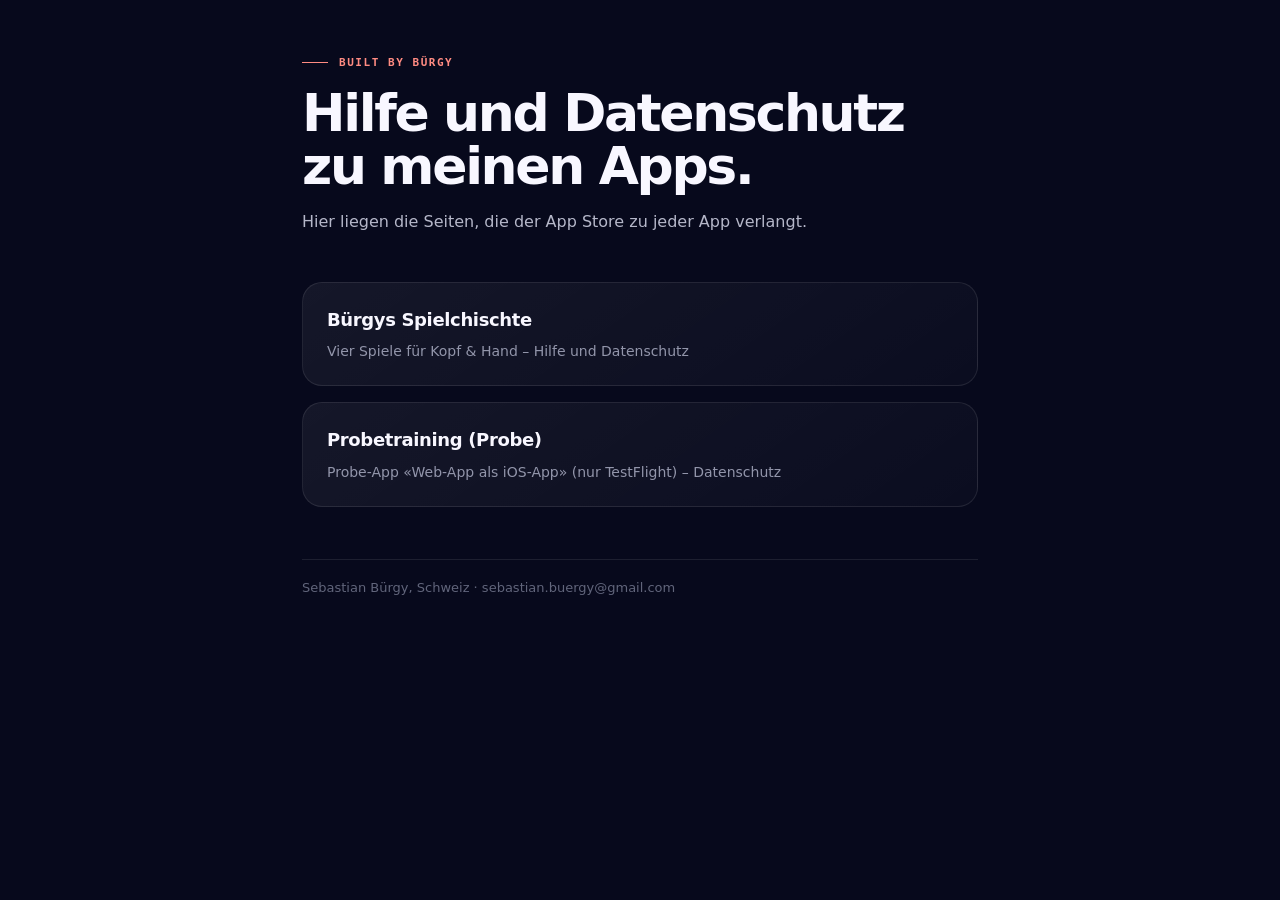
<file: index.html>
<!doctype html>
<html lang="de">
<head>
<meta charset="utf-8">
<meta name="viewport" content="width=device-width, initial-scale=1, viewport-fit=cover">
<title>Apps von Sebastian Bürgy</title>
<link rel="stylesheet" href="stil.css">
</head>
<body>
<div class="wrap">
  <header>
    <p class="eyebrow">Built by Bürgy</p>
    <h1>Hilfe und Datenschutz zu meinen Apps.</h1>
    <p>Hier liegen die Seiten, die der App Store zu jeder App verlangt.</p>
  </header>

  <a class="karte" href="spielchischte/">
    <b>Bürgys Spielchischte</b>
    <span>Vier Spiele für Kopf &amp; Hand – Hilfe und Datenschutz</span>
  </a>

  <a class="karte" href="capacitor-probe/datenschutz.html">
    <b>Probetraining (Probe)</b>
    <span>Probe-App «Web-App als iOS-App» (nur TestFlight) – Datenschutz</span>
  </a>

  <p class="stand">Sebastian Bürgy, Schweiz · sebastian.buergy@gmail.com</p>
</div>
</body>
</html>
</file>
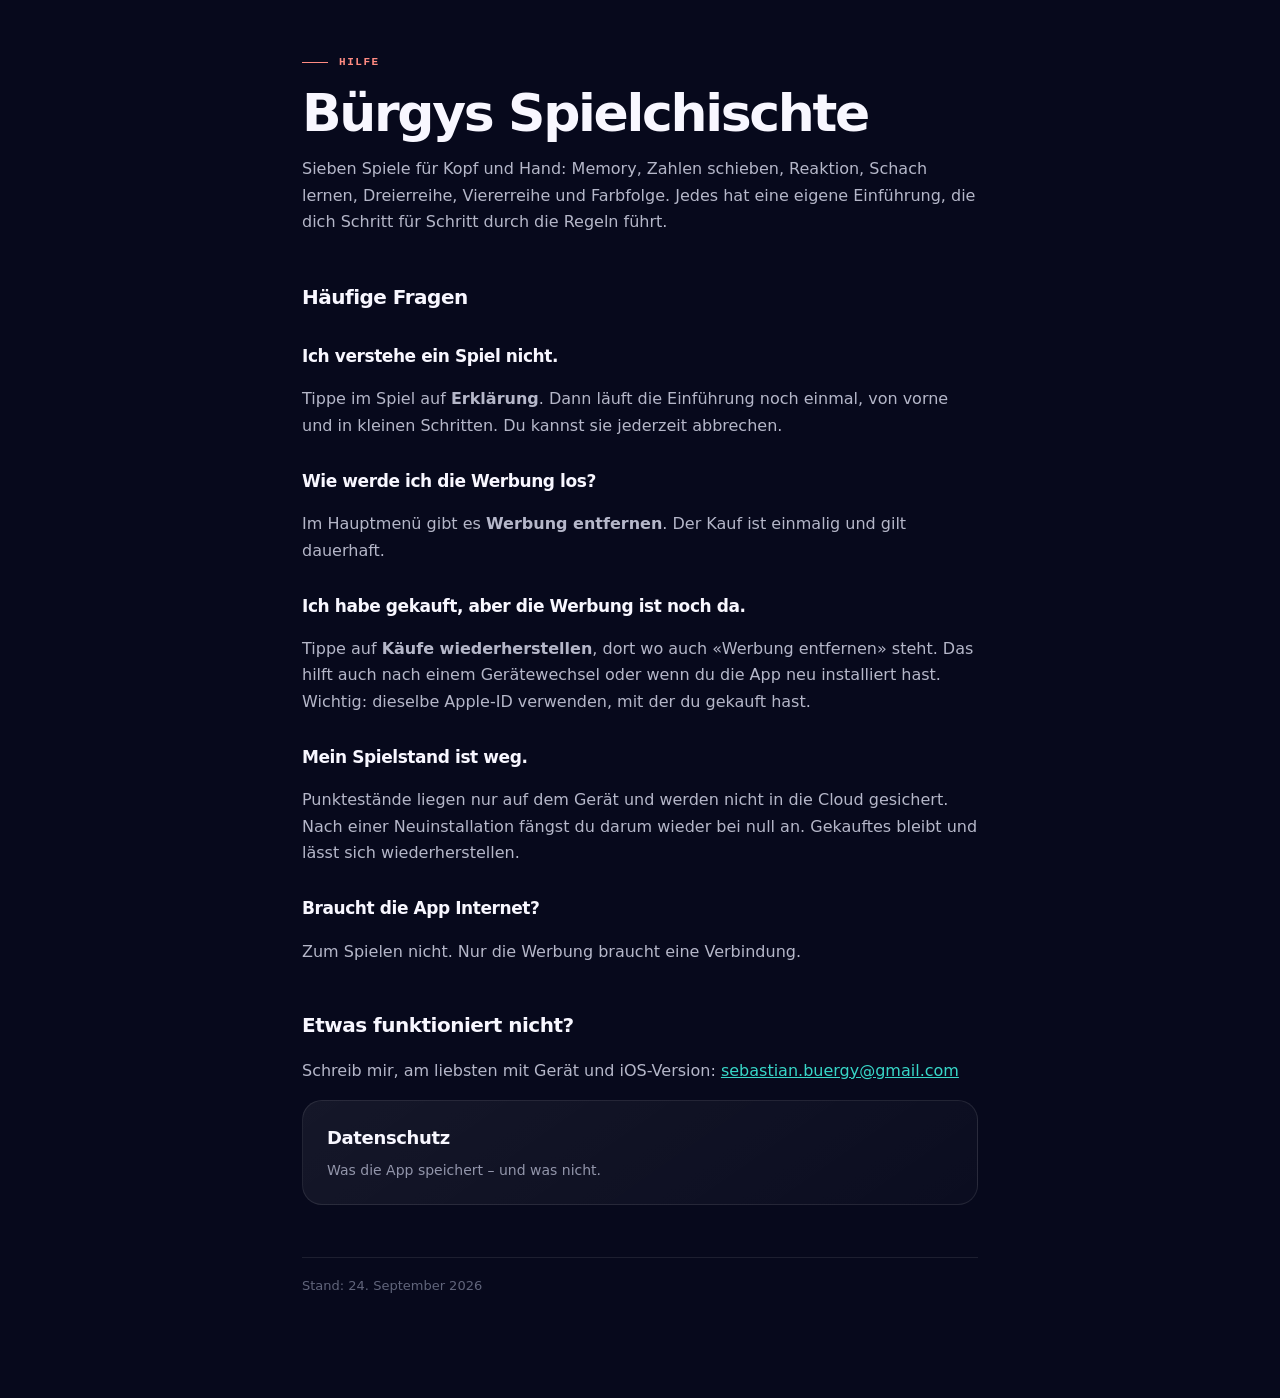
<file: spielchischte/index.html>
<!doctype html>
<html lang="de">
<head>
<meta charset="utf-8">
<meta name="viewport" content="width=device-width, initial-scale=1, viewport-fit=cover">
<title>Hilfe – Bürgys Spielchischte</title>
<link rel="stylesheet" href="../stil.css">
</head>
<body>
<div class="wrap">
  <header>
    <p class="eyebrow">Hilfe</p>
    <h1>Bürgys Spielchischte</h1>
    <p>Sieben Spiele für Kopf und Hand: Memory, Zahlen schieben, Reaktion, Schach lernen,
       Dreierreihe, Viererreihe und Farbfolge.
       Jedes hat eine eigene Einführung, die dich Schritt für Schritt durch die Regeln führt.</p>
  </header>

  <h2>Häufige Fragen</h2>

  <h2 style="font-size:17px;margin-top:28px">Ich verstehe ein Spiel nicht.</h2>
  <p>Tippe im Spiel auf <b>Erklärung</b>. Dann läuft die Einführung noch einmal, von vorne und
     in kleinen Schritten. Du kannst sie jederzeit abbrechen.</p>

  <h2 style="font-size:17px;margin-top:28px">Wie werde ich die Werbung los?</h2>
  <p>Im Hauptmenü gibt es <b>Werbung entfernen</b>. Der Kauf ist einmalig und gilt dauerhaft.</p>

  <h2 style="font-size:17px;margin-top:28px">Ich habe gekauft, aber die Werbung ist noch da.</h2>
  <p>Tippe auf <b>Käufe wiederherstellen</b>, dort wo auch «Werbung entfernen» steht. Das hilft
     auch nach einem Gerätewechsel oder wenn du die App neu installiert hast. Wichtig: dieselbe
     Apple-ID verwenden, mit der du gekauft hast.</p>

  <h2 style="font-size:17px;margin-top:28px">Mein Spielstand ist weg.</h2>
  <p>Punktestände liegen nur auf dem Gerät und werden nicht in die Cloud gesichert. Nach einer
     Neuinstallation fängst du darum wieder bei null an. Gekauftes bleibt und lässt sich
     wiederherstellen.</p>

  <h2 style="font-size:17px;margin-top:28px">Braucht die App Internet?</h2>
  <p>Zum Spielen nicht. Nur die Werbung braucht eine Verbindung.</p>

  <h2>Etwas funktioniert nicht?</h2>
  <p>Schreib mir, am liebsten mit Gerät und iOS-Version:
     <a href="mailto:sebastian.buergy@gmail.com">sebastian.buergy@gmail.com</a></p>

  <a class="karte" href="datenschutz.html">
    <b>Datenschutz</b>
    <span>Was die App speichert – und was nicht.</span>
  </a>

  <p class="stand">Stand: 24. September 2026</p>
</div>
</body>
</html>
</file>
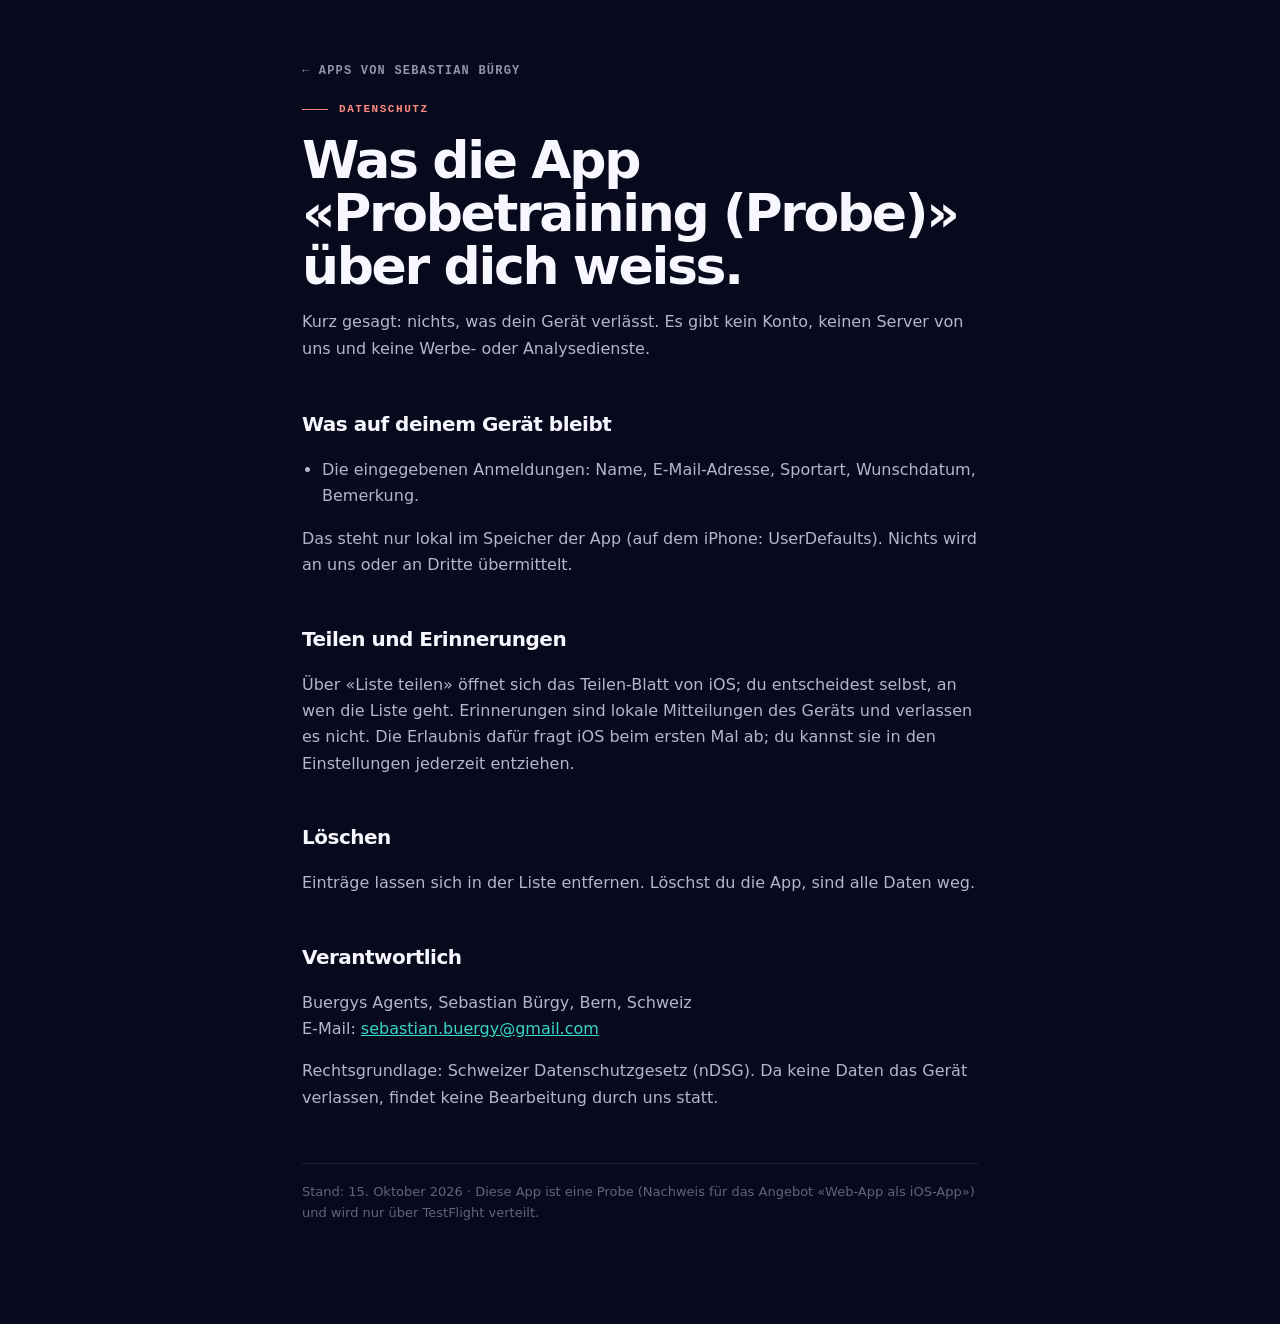
<file: capacitor-probe/datenschutz.html>
<!doctype html>
<html lang="de">
<head>
<meta charset="utf-8">
<meta name="viewport" content="width=device-width, initial-scale=1, viewport-fit=cover">
<title>Datenschutz – Probetraining (Probe)</title>
<link rel="stylesheet" href="../stil.css">
</head>
<body>
<div class="wrap">
  <a class="zurueck" href="../">← Apps von Sebastian Bürgy</a>
  <header>
    <p class="eyebrow">Datenschutz</p>
    <h1>Was die App «Probetraining (Probe)» über dich weiss.</h1>
    <p>Kurz gesagt: nichts, was dein Gerät verlässt. Es gibt kein Konto, keinen Server von uns
       und keine Werbe- oder Analysedienste.</p>
  </header>

  <h2>Was auf deinem Gerät bleibt</h2>
  <ul>
    <li>Die eingegebenen Anmeldungen: Name, E-Mail-Adresse, Sportart, Wunschdatum, Bemerkung.</li>
  </ul>
  <p>Das steht nur lokal im Speicher der App (auf dem iPhone: UserDefaults). Nichts wird an uns
     oder an Dritte übermittelt.</p>

  <h2>Teilen und Erinnerungen</h2>
  <p>Über «Liste teilen» öffnet sich das Teilen-Blatt von iOS; du entscheidest selbst, an wen die
     Liste geht. Erinnerungen sind lokale Mitteilungen des Geräts und verlassen es nicht. Die
     Erlaubnis dafür fragt iOS beim ersten Mal ab; du kannst sie in den Einstellungen jederzeit
     entziehen.</p>

  <h2>Löschen</h2>
  <p>Einträge lassen sich in der Liste entfernen. Löschst du die App, sind alle Daten weg.</p>

  <h2>Verantwortlich</h2>
  <p>Buergys Agents, Sebastian Bürgy, Bern, Schweiz<br>
     E-Mail: <a href="mailto:sebastian.buergy@gmail.com">sebastian.buergy@gmail.com</a></p>
  <p>Rechtsgrundlage: Schweizer Datenschutzgesetz (nDSG). Da keine Daten das Gerät verlassen,
     findet keine Bearbeitung durch uns statt.</p>

  <p class="stand">Stand: 15. Oktober 2026 · Diese App ist eine Probe (Nachweis für das Angebot
     «Web-App als iOS-App») und wird nur über TestFlight verteilt.</p>
</div>
</body>
</html>
</file>
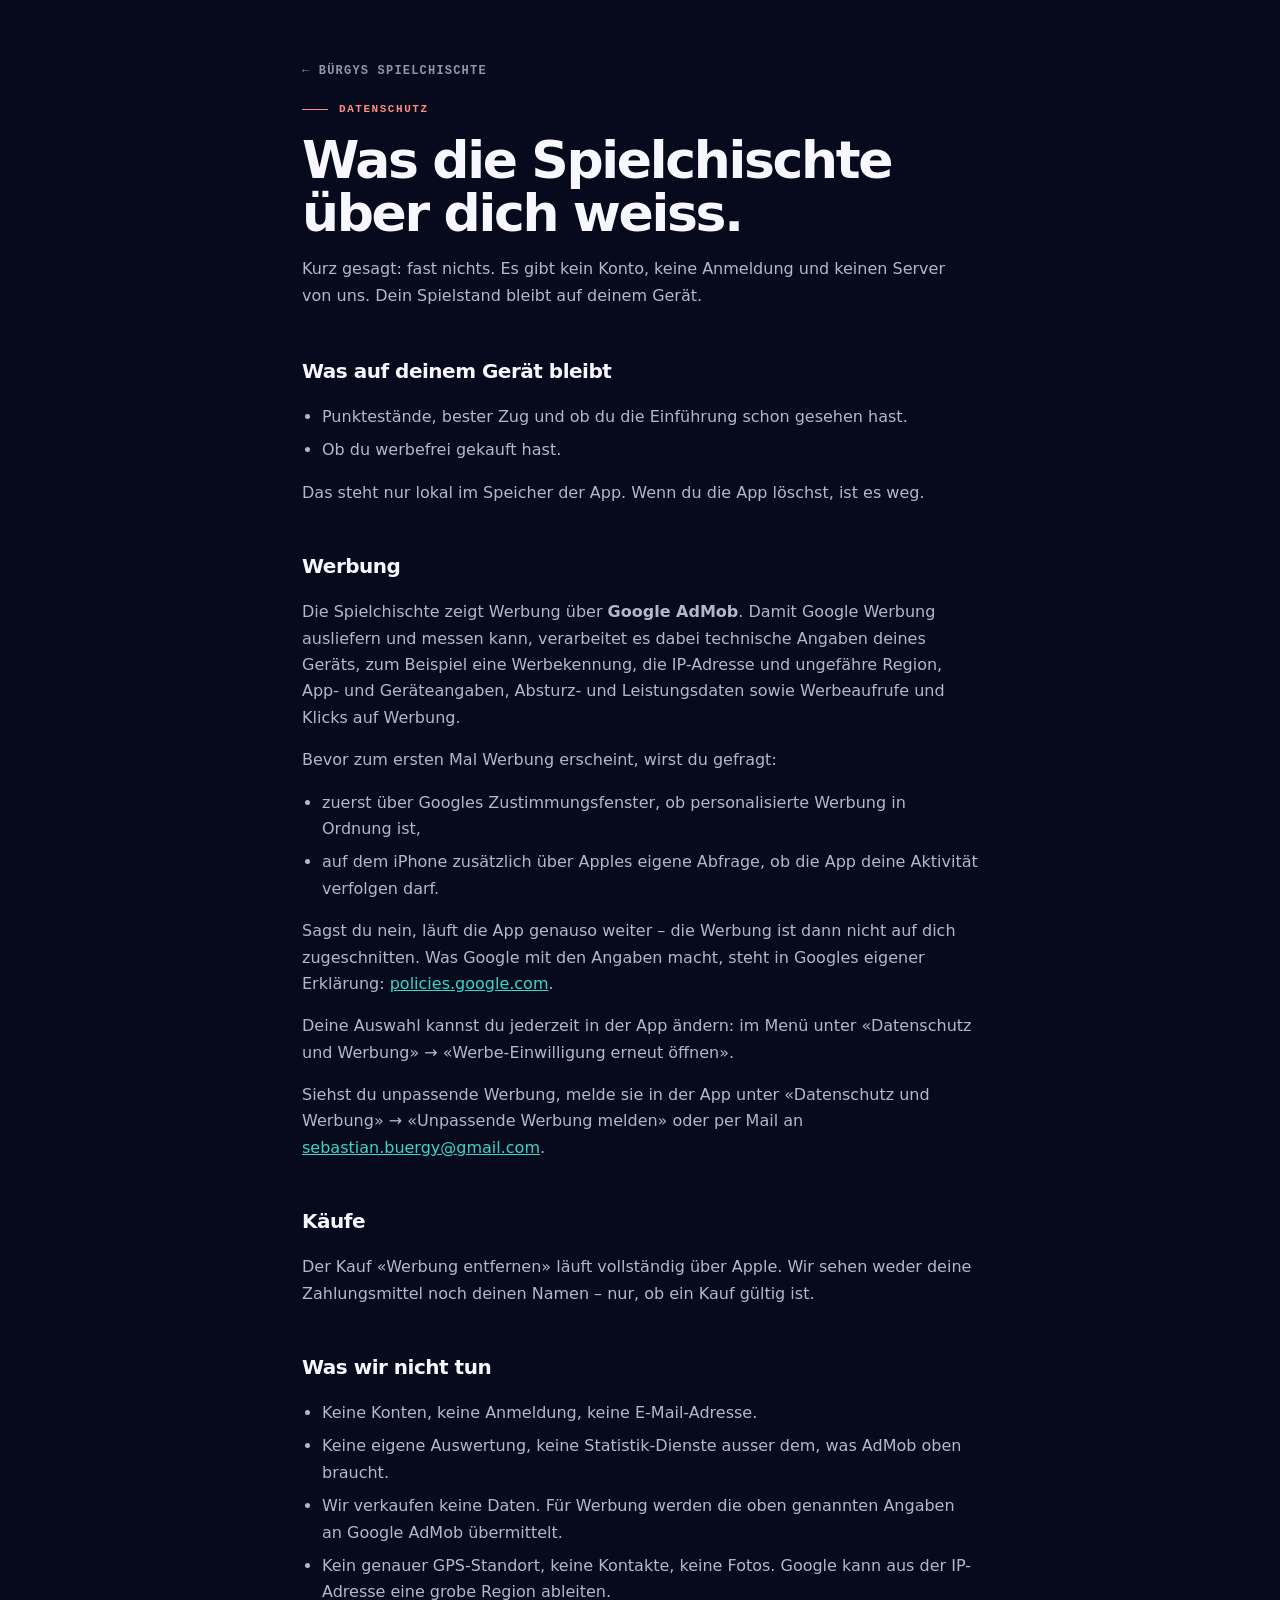
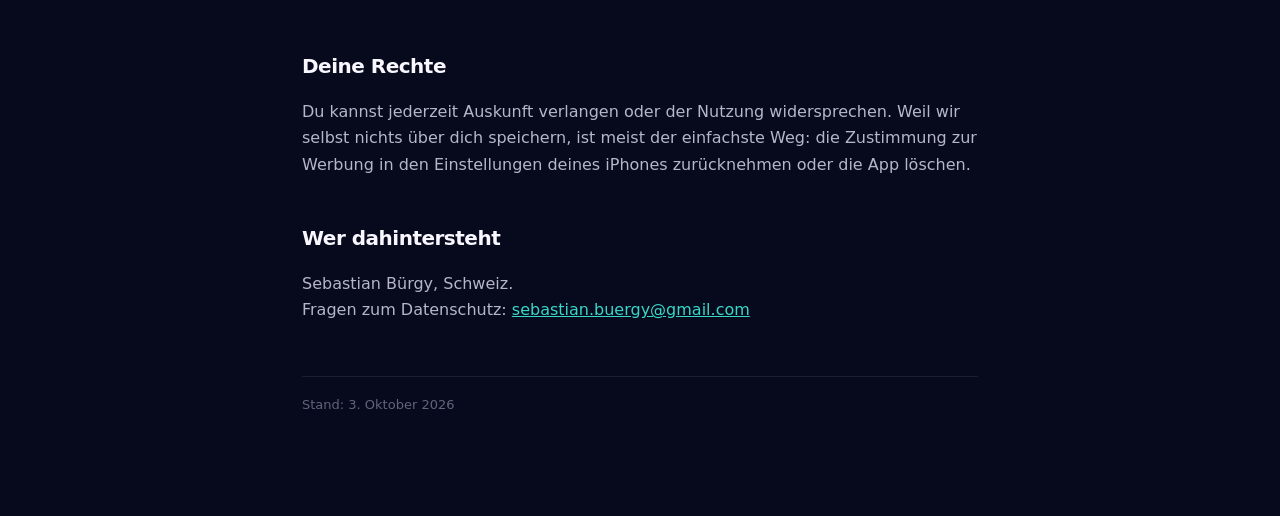
<file: spielchischte/datenschutz.html>
<!doctype html>
<html lang="de">
<head>
<meta charset="utf-8">
<meta name="viewport" content="width=device-width, initial-scale=1, viewport-fit=cover">
<title>Datenschutz – Bürgys Spielchischte</title>
<link rel="stylesheet" href="../stil.css">
</head>
<body>
<div class="wrap">
  <a class="zurueck" href="./">← Bürgys Spielchischte</a>
  <header>
    <p class="eyebrow">Datenschutz</p>
    <h1>Was die Spielchischte über dich weiss.</h1>
    <p>Kurz gesagt: fast nichts. Es gibt kein Konto, keine Anmeldung und keinen Server von uns.
       Dein Spielstand bleibt auf deinem Gerät.</p>
  </header>

  <h2>Was auf deinem Gerät bleibt</h2>
  <ul>
    <li>Punktestände, bester Zug und ob du die Einführung schon gesehen hast.</li>
    <li>Ob du werbefrei gekauft hast.</li>
  </ul>
  <p>Das steht nur lokal im Speicher der App. Wenn du die App löschst, ist es weg.</p>

  <h2>Werbung</h2>
  <p>Die Spielchischte zeigt Werbung über <b>Google AdMob</b>. Damit Google Werbung ausliefern
     und messen kann, verarbeitet es dabei technische Angaben deines Geräts, zum Beispiel eine
     Werbekennung, die IP-Adresse und ungefähre Region, App- und Geräteangaben, Absturz- und
     Leistungsdaten sowie Werbeaufrufe und Klicks auf Werbung.</p>
  <p>Bevor zum ersten Mal Werbung erscheint, wirst du gefragt:</p>
  <ul>
    <li>zuerst über Googles Zustimmungsfenster, ob personalisierte Werbung in Ordnung ist,</li>
    <li>auf dem iPhone zusätzlich über Apples eigene Abfrage, ob die App deine Aktivität
        verfolgen darf.</li>
  </ul>
  <p>Sagst du nein, läuft die App genauso weiter – die Werbung ist dann nicht auf dich
     zugeschnitten. Was Google mit den Angaben macht, steht in Googles eigener Erklärung:
     <a href="https://policies.google.com/technologies/partner-sites">policies.google.com</a>.</p>
  <p>Deine Auswahl kannst du jederzeit in der App ändern: im Menü unter «Datenschutz und Werbung»
     → «Werbe-Einwilligung erneut öffnen».</p>
  <p>Siehst du unpassende Werbung, melde sie in der App unter «Datenschutz und Werbung» →
     «Unpassende Werbung melden» oder per Mail an
     <a href="mailto:sebastian.buergy@gmail.com?subject=Spielchischte%3A%20unpassende%20Werbung%20melden">sebastian.buergy@gmail.com</a>.</p>

  <h2>Käufe</h2>
  <p>Der Kauf «Werbung entfernen» läuft vollständig über Apple. Wir sehen weder deine
     Zahlungsmittel noch deinen Namen – nur, ob ein Kauf gültig ist.</p>

  <h2>Was wir nicht tun</h2>
  <ul>
    <li>Keine Konten, keine Anmeldung, keine E-Mail-Adresse.</li>
    <li>Keine eigene Auswertung, keine Statistik-Dienste ausser dem, was AdMob oben braucht.</li>
    <li>Wir verkaufen keine Daten. Für Werbung werden die oben genannten Angaben an Google AdMob übermittelt.</li>
    <li>Kein genauer GPS-Standort, keine Kontakte, keine Fotos. Google kann aus der IP-Adresse eine grobe Region ableiten.</li>
  </ul>

  <h2>Deine Rechte</h2>
  <p>Du kannst jederzeit Auskunft verlangen oder der Nutzung widersprechen. Weil wir selbst
     nichts über dich speichern, ist meist der einfachste Weg: die Zustimmung zur Werbung in den
     Einstellungen deines iPhones zurücknehmen oder die App löschen.</p>

  <h2>Wer dahintersteht</h2>
  <p>Sebastian Bürgy, Schweiz.<br>
     Fragen zum Datenschutz: <a href="mailto:sebastian.buergy@gmail.com">sebastian.buergy@gmail.com</a></p>

  <p class="stand">Stand: 3. Oktober 2026</p>
</div>
</body>
</html>
</file>
<file: stil.css>
:root{
  color-scheme: dark;
  --navy:#07091c; --panel:#11142f; --ink:#f8f7ff; --muted:#b5b7c9; --soft:#9295aa;
  --pink:#f13c91; --coral:#ff6b5d; --turq:#38d7c8; --line:rgba(255,255,255,.09);
  --mono:"Cascadia Mono",Consolas,ui-monospace,monospace;
  --sans:"Segoe UI",system-ui,-apple-system,sans-serif;
}
*{box-sizing:border-box}
body{margin:0;background:var(--navy);color:var(--ink);font-family:var(--sans);
     line-height:1.65;-webkit-text-size-adjust:100%}
.wrap{max-width:720px;margin:0 auto;padding:56px 22px 88px}
header{margin-bottom:46px}
.eyebrow{display:flex;align-items:center;gap:11px;margin:0 0 18px;color:#ff8b82;
         font:730 11px/1.2 var(--mono);letter-spacing:.14em;text-transform:uppercase}
.eyebrow::before{content:"";width:26px;height:1px;background:currentColor}
h1{margin:0;font-size:clamp(34px,8vw,52px);line-height:1.02;letter-spacing:-.045em;font-weight:830}
h2{margin:44px 0 12px;font-size:20px;letter-spacing:-.025em;font-weight:760}
p,li{color:var(--muted);font-size:16px}
a{color:var(--turq)}
ul{padding-left:20px}
li{margin:7px 0}
.karte{display:block;margin-top:16px;padding:22px 24px;border:1px solid var(--line);
       border-radius:20px;background:linear-gradient(145deg,rgba(255,255,255,.06),rgba(255,255,255,.02));
       text-decoration:none}
.karte b{display:block;color:var(--ink);font-size:18px;letter-spacing:-.02em}
.karte span{display:block;margin-top:6px;color:var(--soft);font-size:14px}
.stand{margin-top:52px;padding-top:18px;border-top:1px solid var(--line);
       color:#61657b;font:400 13px/1.6 var(--sans)}
.zurueck{display:inline-block;margin-bottom:26px;color:var(--soft);
         font:650 12px/1 var(--mono);letter-spacing:.1em;text-transform:uppercase;text-decoration:none}
</file>
